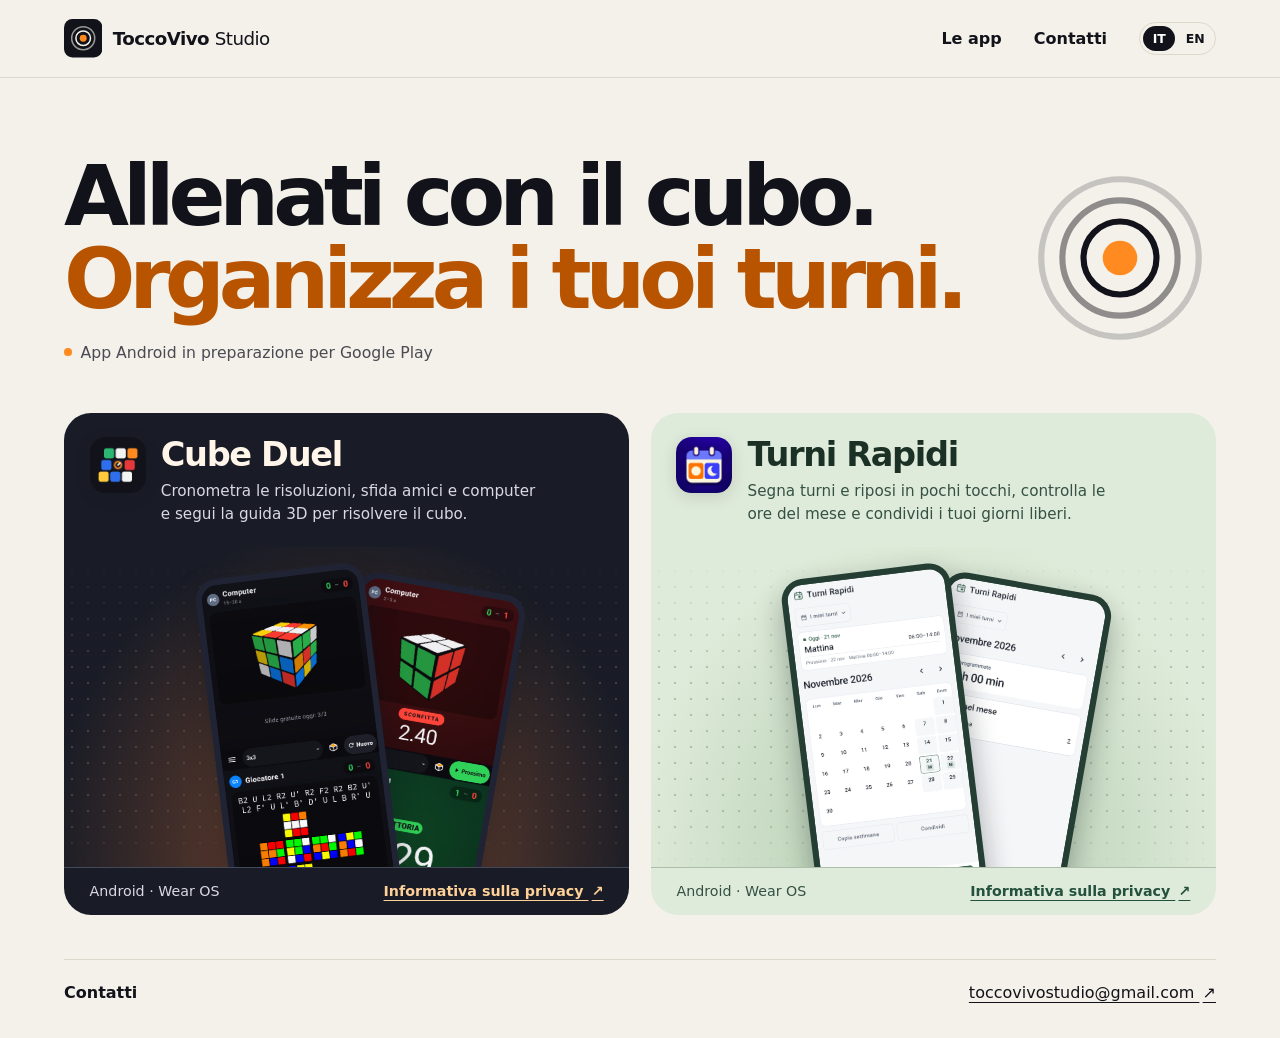
<file: index.html>
<!doctype html>
<html lang="it">
<head>
  <meta charset="utf-8">
  <meta name="viewport" content="width=device-width, initial-scale=1">
  <meta name="description" content="Scopri le app Android di ToccoVivo Studio. Allenati con Cube Duel e organizza i tuoi turni con Turni Rapidi.">
  <title>ToccoVivo Studio · Cube Duel e Turni Rapidi</title>
  <link rel="alternate" hreflang="it" href="https://toccovivostudio.github.io/">
  <link rel="alternate" hreflang="en" href="https://toccovivostudio.github.io/en/">
  <link rel="stylesheet" href="./stile.css">
  <meta name="theme-color" content="#12131a">
  <link rel="icon" href="/favicon.svg" type="image/svg+xml">
  <link rel="apple-touch-icon" href="/immagini/logo-toccovivo-512.png">
  <meta property="og:type" content="website">
  <meta property="og:site_name" content="ToccoVivo Studio">
  <meta property="og:title" content="ToccoVivo Studio · Cube Duel e Turni Rapidi">
  <meta property="og:description" content="Scopri le app Android di ToccoVivo Studio. Allenati con Cube Duel e organizza i tuoi turni con Turni Rapidi.">
  <meta property="og:image" content="https://toccovivostudio.github.io/immagini/og-toccovivo.png">
  <meta name="twitter:card" content="summary_large_image">
</head>
<body>
  <a class="skip" href="#contenuto">Vai al contenuto</a>
  <header class="site-header">
    <div class="wrap header-inner">
      <a class="brand" href="/" aria-label="ToccoVivo Studio, home">
        <svg class="brand-mark" viewBox="0 0 100 100" aria-hidden="true"><rect width="100" height="100" rx="22" fill="#12131A"/><circle cx="50" cy="50" r="9" fill="#FF8A1F"/><circle cx="50" cy="50" r="19" fill="none" stroke="#F4F1EA" stroke-width="4"/><circle cx="50" cy="50" r="30" fill="none" stroke="#F4F1EA" stroke-opacity=".6" stroke-width="4"/></svg>
        <span>ToccoVivo <span class="brand-studio">Studio</span></span>
      </a>
      <nav class="site-links" aria-label="Navigazione principale">
        <a href="#app">Le app</a>
        <a href="#contatti">Contatti</a>
      </nav>
      <nav class="language-switch" aria-label="Lingua del sito">
        <a href="/" hreflang="it" lang="it" aria-label="Italiano" aria-current="page">IT</a>
        <a href="/en/" hreflang="en" lang="en" aria-label="English">EN</a>
      </nav>
    </div>
  </header>

  <main id="contenuto" class="wrap">
    <section class="intro" aria-labelledby="titolo">
      <div class="intro-text">
      <h1 id="titolo">Allenati con il cubo.<br><span>Organizza i tuoi turni.</span></h1>
      <p class="status"><span aria-hidden="true"></span> App Android in preparazione per Google Play</p>
    </div>
      <svg class="hero-mark" viewBox="0 0 100 100" aria-hidden="true"><circle cx="50" cy="50" r="9" fill="#FF8A1F"/><circle cx="50" cy="50" r="19" fill="none" stroke="#12131A" stroke-width="3.2"/><circle cx="50" cy="50" r="30" fill="none" stroke="#12131A" stroke-opacity=".45" stroke-width="3.2"/><circle cx="50" cy="50" r="41" fill="none" stroke="#12131A" stroke-opacity=".2" stroke-width="3.2"/></svg>
    </section>

    <section id="app" class="apps" aria-label="Le app di ToccoVivo Studio">
      <article class="app-card cube" aria-labelledby="cube-title">
        <div class="app-content">
          <img class="app-icon" src="./immagini/cube-duel-icona.png" alt="" width="56" height="56">
          <div>
            <h2 id="cube-title">Cube Duel</h2>
            <p>Cronometra le risoluzioni, sfida amici e computer e segui la guida 3D per risolvere il cubo.</p>
          </div>
        </div>
        <div class="preview" aria-label="Schermate di Cube Duel">
          <div class="device device-secondary"><img src="./immagini/cube-duel-risultato.png" alt="Risultato di una sfida contro il computer"></div>
          <div class="device device-primary"><img src="./immagini/cube-duel-sfida.png" alt="Cubo 3D e sequenza di mescolamento prima della sfida"></div>
        </div>
        <div class="app-footer">
          <span>Android <span aria-hidden="true">·</span> Wear OS</span>
          <a href="/app-info/cube-duel/privacy/" aria-label="Informativa sulla privacy di Cube Duel">Informativa sulla privacy <span aria-hidden="true">↗</span></a>
        </div>
      </article>

      <article class="app-card turni" aria-labelledby="turni-title">
        <div class="app-content">
          <img class="app-icon" src="./immagini/turni-rapidi-icona.png" alt="" width="56" height="56">
          <div>
            <h2 id="turni-title">Turni Rapidi</h2>
            <p>Segna turni e riposi in pochi tocchi, controlla le ore del mese e condividi i tuoi giorni liberi.</p>
          </div>
        </div>
        <div class="preview" aria-label="Schermate di Turni Rapidi">
          <div class="device device-secondary"><img src="./immagini/turni-rapidi-riepilogo.png" alt="Riepilogo mensile con ore programmate, turni e riposi"></div>
          <div class="device device-primary"><img src="./immagini/turni-rapidi-calendario.png" alt="Calendario mensile con il turno di oggi e quello successivo"></div>
        </div>
        <div class="app-footer">
          <span>Android <span aria-hidden="true">·</span> Wear OS</span>
          <a href="/app-info/turni-rapidi/privacy/" aria-label="Informativa sulla privacy di Turni Rapidi">Informativa sulla privacy <span aria-hidden="true">↗</span></a>
        </div>
      </article>
    </section>

    <footer id="contatti" class="contact">
      <h2>Contatti</h2>
      <a href="mailto:toccovivostudio@gmail.com">toccovivostudio@gmail.com <span aria-hidden="true">↗</span></a>
    </footer>
  </main>
</body>
</html>
</file>
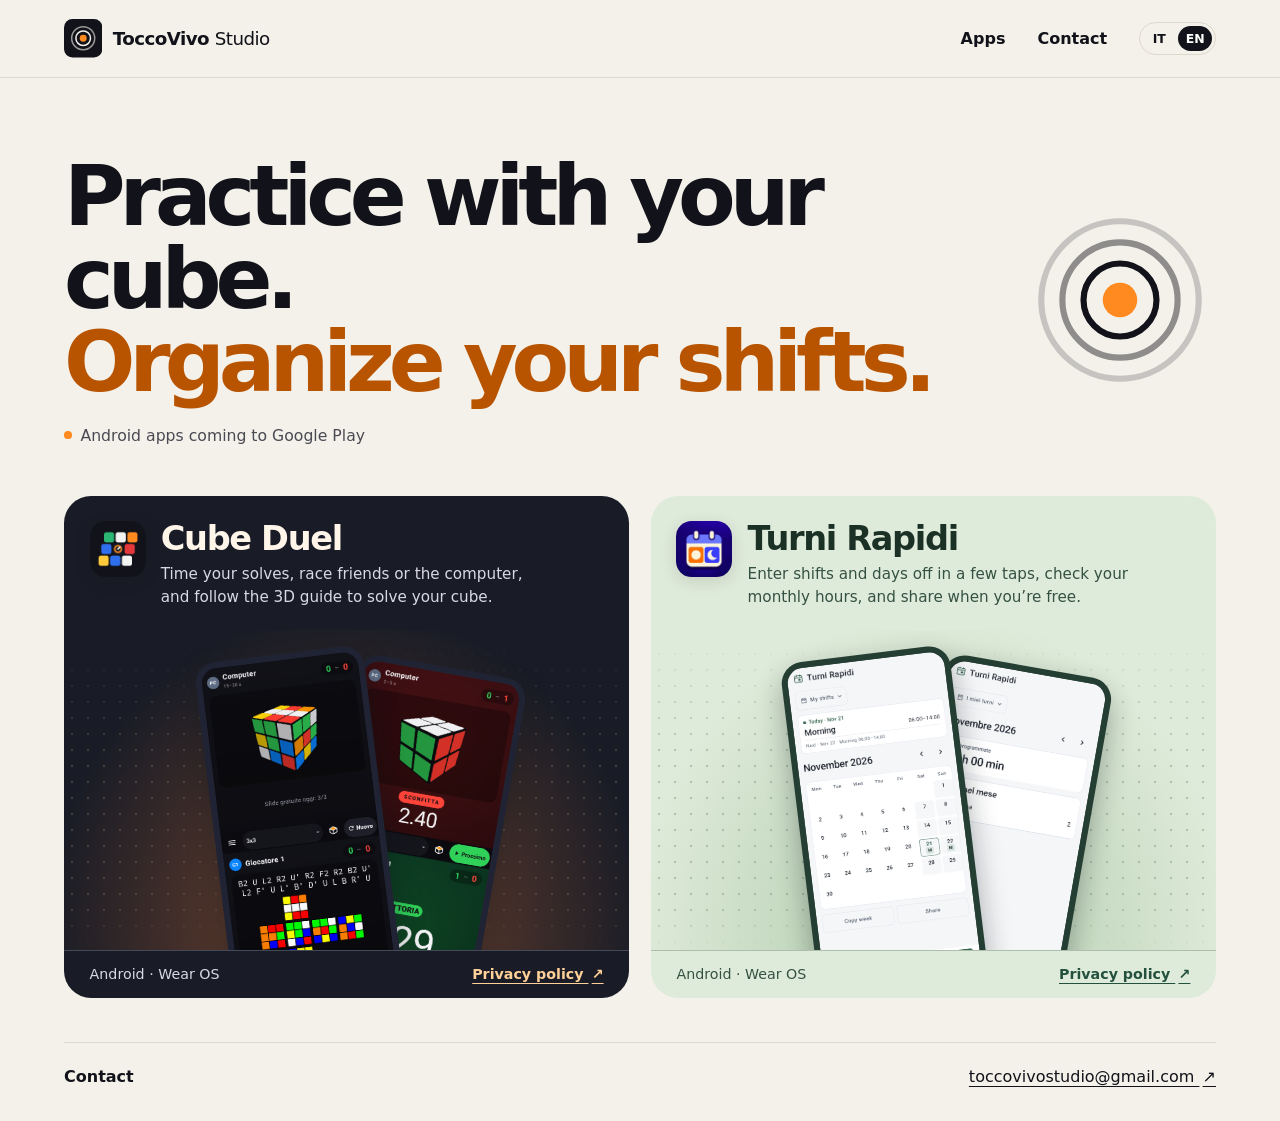
<file: en/index.html>
<!doctype html>
<html lang="en">
<head>
  <meta charset="utf-8">
  <meta name="viewport" content="width=device-width, initial-scale=1">
  <meta name="description" content="Discover the Android apps from ToccoVivo Studio. Practice with Cube Duel and organize your shifts with Turni Rapidi.">
  <title>ToccoVivo Studio · Cube Duel and Turni Rapidi</title>
  <link rel="alternate" hreflang="it" href="https://toccovivostudio.github.io/">
  <link rel="alternate" hreflang="en" href="https://toccovivostudio.github.io/en/">
  <link rel="stylesheet" href="../stile.css">
  <meta name="theme-color" content="#12131a">
  <link rel="icon" href="/favicon.svg" type="image/svg+xml">
  <link rel="apple-touch-icon" href="/immagini/logo-toccovivo-512.png">
  <meta property="og:type" content="website">
  <meta property="og:site_name" content="ToccoVivo Studio">
  <meta property="og:title" content="ToccoVivo Studio · Cube Duel and Turni Rapidi">
  <meta property="og:description" content="Discover the Android apps from ToccoVivo Studio. Practice with Cube Duel and organize your shifts with Turni Rapidi.">
  <meta property="og:image" content="https://toccovivostudio.github.io/immagini/og-toccovivo.png">
  <meta name="twitter:card" content="summary_large_image">
</head>
<body>
  <a class="skip" href="#content">Skip to content</a>
  <header class="site-header">
    <div class="wrap header-inner">
      <a class="brand" href="/en/" aria-label="ToccoVivo Studio, home">
        <svg class="brand-mark" viewBox="0 0 100 100" aria-hidden="true"><rect width="100" height="100" rx="22" fill="#12131A"/><circle cx="50" cy="50" r="9" fill="#FF8A1F"/><circle cx="50" cy="50" r="19" fill="none" stroke="#F4F1EA" stroke-width="4"/><circle cx="50" cy="50" r="30" fill="none" stroke="#F4F1EA" stroke-opacity=".6" stroke-width="4"/></svg>
        <span>ToccoVivo <span class="brand-studio">Studio</span></span>
      </a>
      <nav class="site-links" aria-label="Main navigation">
        <a href="#apps">Apps</a>
        <a href="#contact">Contact</a>
      </nav>
      <nav class="language-switch" aria-label="Site language">
        <a href="/" hreflang="it" lang="it" aria-label="Italiano">IT</a>
        <a href="/en/" hreflang="en" lang="en" aria-label="English" aria-current="page">EN</a>
      </nav>
    </div>
  </header>

  <main id="content" class="wrap">
    <section class="intro" aria-labelledby="title">
      <div class="intro-text">
      <h1 id="title">Practice with your cube.<br><span>Organize your shifts.</span></h1>
      <p class="status"><span aria-hidden="true"></span> Android apps coming to Google Play</p>
    </div>
      <svg class="hero-mark" viewBox="0 0 100 100" aria-hidden="true"><circle cx="50" cy="50" r="9" fill="#FF8A1F"/><circle cx="50" cy="50" r="19" fill="none" stroke="#12131A" stroke-width="3.2"/><circle cx="50" cy="50" r="30" fill="none" stroke="#12131A" stroke-opacity=".45" stroke-width="3.2"/><circle cx="50" cy="50" r="41" fill="none" stroke="#12131A" stroke-opacity=".2" stroke-width="3.2"/></svg>
    </section>

    <section id="apps" class="apps" aria-label="Apps from ToccoVivo Studio">
      <article class="app-card cube" aria-labelledby="cube-title">
        <div class="app-content">
          <img class="app-icon" src="../immagini/cube-duel-icona.png" alt="" width="56" height="56">
          <div>
            <h2 id="cube-title">Cube Duel</h2>
            <p>Time your solves, race friends or the computer, and follow the 3D guide to solve your cube.</p>
          </div>
        </div>
        <div class="preview" aria-label="Cube Duel screenshots">
          <div class="device device-secondary"><img src="../immagini/cube-duel-risultato.png" alt="Results of a race against the computer"></div>
          <div class="device device-primary"><img src="../immagini/cube-duel-sfida.png" alt="3D cube and scramble sequence before a race"></div>
        </div>
        <div class="app-footer">
          <span>Android <span aria-hidden="true">·</span> Wear OS</span>
          <a href="/app-info/cube-duel/privacy/#en" aria-label="Cube Duel privacy policy">Privacy policy <span aria-hidden="true">↗</span></a>
        </div>
      </article>

      <article class="app-card turni" aria-labelledby="turni-title">
        <div class="app-content">
          <img class="app-icon" src="../immagini/turni-rapidi-icona.png" alt="" width="56" height="56">
          <div>
            <h2 id="turni-title">Turni Rapidi</h2>
            <p>Enter shifts and days off in a few taps, check your monthly hours, and share when you’re free.</p>
          </div>
        </div>
        <div class="preview" aria-label="Turni Rapidi screenshots">
          <div class="device device-secondary"><img src="../immagini/turni-rapidi-riepilogo.png" alt="Monthly summary of planned hours, shifts, and days off"></div>
          <div class="device device-primary"><img src="../immagini/turni-rapidi-calendar-en.png" alt="Monthly calendar with today’s shift and the next shift"></div>
        </div>
        <div class="app-footer">
          <span>Android <span aria-hidden="true">·</span> Wear OS</span>
          <a href="/app-info/turni-rapidi/privacy/en/" aria-label="Turni Rapidi privacy policy">Privacy policy <span aria-hidden="true">↗</span></a>
        </div>
      </article>
    </section>

    <footer id="contact" class="contact">
      <h2>Contact</h2>
      <a href="mailto:toccovivostudio@gmail.com">toccovivostudio@gmail.com <span aria-hidden="true">↗</span></a>
    </footer>
  </main>
</body>
</html>
</file>
<file: stile.css>
:root {
  color-scheme: light;
  --paper: #f4f1ea;
  --ink: #12131a;
  --muted: #4a4a52;
  --line: #ddd8cc;
  font-family: "Segoe UI", system-ui, sans-serif;
  background: var(--paper);
  color: var(--ink);
}

*, *::before, *::after { box-sizing: border-box; }
body { margin: 0; }
a { color: inherit; }
a:focus-visible { outline: 2px solid #8a470d; outline-offset: 5px; border-radius: 3px; }
img { display: block; }
h1, h2, p { margin: 0; }

.wrap { width: min(72rem, calc(100% - 4rem)); margin-inline: auto; }
.skip { position: absolute; inset: 1rem auto auto 1rem; transform: translateY(-200%); background: white; padding: .7rem 1rem; z-index: 3; }
.skip:focus { transform: none; }
.site-header { border-bottom: 1px solid var(--line); }
.header-inner { min-height: 4.8rem; display: grid; grid-template-columns: auto 1fr auto; align-items: center; gap: clamp(1rem, 3vw, 2rem); }
.brand { display: inline-flex; align-items: center; gap: .65rem; font-size: 1.14rem; font-weight: 750; letter-spacing: -.03em; text-decoration: none; }
.brand-studio { font-weight: 500; }
.brand-mark { width: 2.4rem; height: 2.4rem; flex: none; display: block; }
nav { display: flex; align-items: center; gap: clamp(.75rem, 3vw, 2rem); font-weight: 600; }
nav a { text-decoration: none; padding-block: .45rem; }
nav a:hover, .contact a:hover { text-decoration: underline; text-underline-offset: .24em; }
.site-links { justify-self: end; }
.language-switch { gap: .2rem; padding: .2rem; border: 1px solid var(--line); border-radius: 2rem; }
.language-switch a { display: block; min-width: 2rem; padding: .3rem .45rem; border-radius: 2rem; text-align: center; font-size: .78rem; }
.language-switch [aria-current="page"] { background: #12131a; color: #fff; }

.intro { padding-block: clamp(2.75rem, 6vw, 5rem) clamp(1.85rem, 4vw, 3.25rem); }
.intro h1 { font-family: "Segoe UI Variable Display", "Segoe UI", system-ui, sans-serif; font-size: clamp(2.4rem, 6.7vw, 5.25rem); line-height: .99; letter-spacing: -.072em; font-weight: 760; }
.intro h1 span { color: #b85400; }
.status { display: flex; align-items: baseline; gap: .55rem; color: var(--muted); margin-top: 1.35rem; font-size: .98rem; }
.status span { align-self: center; flex: none; width: .48rem; height: .48rem; border-radius: 50%; background: #ff8a1f; }

.apps { display: grid; grid-template-columns: repeat(2, minmax(0, 1fr)); gap: 1.35rem; scroll-margin-top: 1rem; }
.app-card { border-radius: 1.7rem; overflow: hidden; display: grid; grid-template-rows: auto 1fr auto; }
.cube { --card: #191c26; --card-text: #fff5e9; --secondary: #d9d8e4; --divider: #444957; --link: #ffd098; --glow: #78462e; --dot: #615045; --frame: #202334; }
.turni { --card: #dfebda; --card-text: #1c3126; --secondary: #355143; --divider: #adbfac; --link: #23513e; --glow: #adc8a9; --dot: #96ad97; --frame: #253e33; }
.app-card { background: var(--card); color: var(--card-text); }
.app-content { display: grid; grid-template-columns: auto minmax(0, 1fr); gap: .95rem; padding: 1.55rem 1.6rem 1.35rem; }
.app-icon { border-radius: .98rem; box-shadow: 0 .25rem 1rem #13182022; }
.app-content h2 { font-size: clamp(1.55rem, 3vw, 2.1rem); line-height: 1.05; letter-spacing: -.04em; }
.app-content p { color: var(--secondary); margin-top: .45rem; line-height: 1.5; font-size: .95rem; max-width: 40ch; }

.preview {
  position: relative;
  align-self: end;
  height: clamp(14rem, 28vw, 20rem);
  overflow: hidden;
  isolation: isolate;
  background: radial-gradient(ellipse at 50% 95%, var(--glow), transparent 75%);
}
.preview::before {
  content: "";
  position: absolute;
  inset: 0;
  opacity: .65;
  background-image: radial-gradient(var(--dot) .08rem, transparent .1rem);
  background-size: 1rem 1rem;
  mask-image: linear-gradient(transparent, #000 40%, #000 86%, transparent);
  z-index: -1;
}
.device {
  position: absolute;
  top: 1.4rem;
  left: 50%;
  width: 30%;
  max-width: 10.9rem;
  padding: .36rem;
  border-radius: 1.35rem;
  background: var(--frame);
  box-shadow: 0 .75rem 1.75rem #0d151954;
}
.device img { width: 100%; border-radius: .98rem; }
.device-primary { transform: translateX(-78%) rotate(-7deg); }
.device-secondary { top: 2.1rem; transform: translateX(-11%) rotate(10deg); }
.app-footer { display: flex; align-items: center; justify-content: space-between; flex-wrap: wrap; gap: .55rem 1rem; padding: .95rem 1.6rem; border-top: 1px solid var(--divider); font-size: .89rem; }
.app-footer > span { color: var(--secondary); }
.app-footer a { color: var(--link); font-weight: 650; text-underline-offset: .26em; }
.app-footer a:focus-visible { outline-color: var(--link); }
.app-footer a span, .contact a span { margin-left: .2rem; }

.contact { display: flex; justify-content: space-between; flex-wrap: wrap; align-items: center; gap: .5rem 1.5rem; margin-top: 2.8rem; padding-block: 1.45rem 2.2rem; border-top: 1px solid var(--line); }
.contact h2 { font-size: 1rem; }
.contact a { color: #12131a; text-underline-offset: .25em; overflow-wrap: anywhere; }

@media (max-width: 46rem) {
  .wrap { width: calc(100% - 2rem); }
  .apps { grid-template-columns: 1fr; }
  .preview { height: clamp(13.5rem, 64vw, 20rem); }
  .app-content { padding: 1.3rem 1.25rem 1.15rem; }
  .app-footer { padding-inline: 1.25rem; }
  .device { width: 33%; }
  .contact { margin-top: 2rem; }
}

@media (max-width: 32rem) {
  .header-inner { grid-template-columns: 1fr auto; gap: .45rem 1rem; padding-block: .7rem .38rem; }
  .site-links { grid-row: 2; grid-column: 1 / -1; justify-self: start; }
  .language-switch { grid-row: 1; grid-column: 2; }
}

@media (max-width: 24rem) {
  .brand { font-size: 1rem; gap: .48rem; }
  nav { font-size: .88rem; }
  .app-icon { width: 44px; height: 44px; border-radius: .8rem; }
}

.intro { display: grid; grid-template-columns: minmax(0, 1fr) auto; align-items: center; gap: clamp(1rem, 4vw, 3rem); }
.hero-mark { width: clamp(7rem, 17vw, 12rem); height: auto; flex: none; }
@media (max-width: 46rem) { .hero-mark { display: none; } .intro { display: block; } }
</file>
